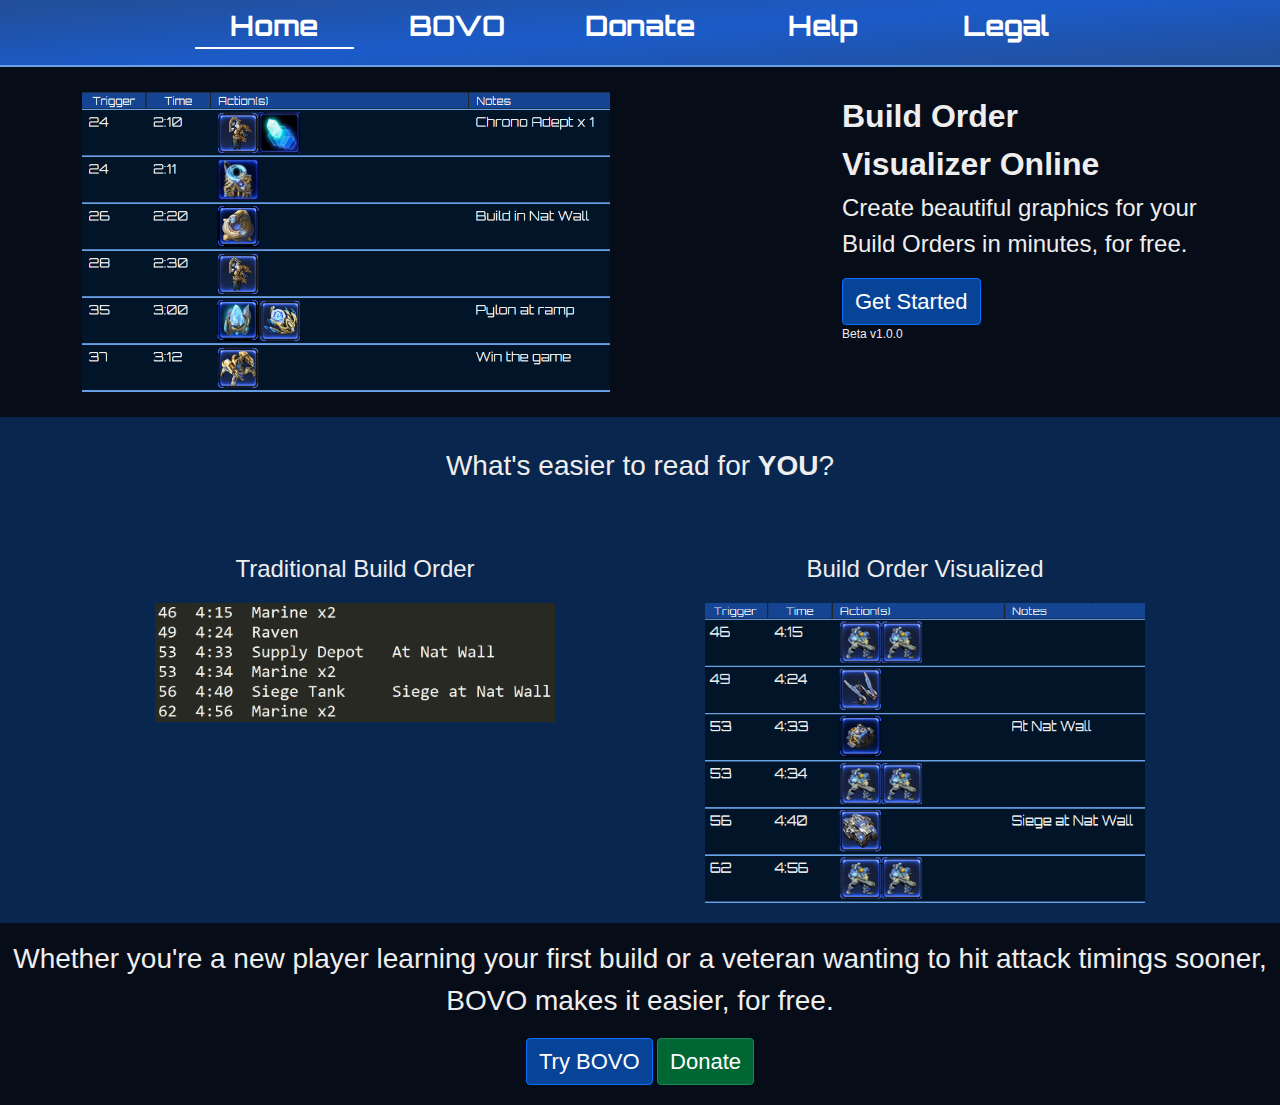
<file: index.html>
<!DOCTYPE html>
<html lang="en">
<meta charset="UTF-8">
<title>Build Order Visualizer</title>
<meta name="viewport" content="width=device-width,initial-scale=1">
<script src="https://cdn.jsdelivr.net/npm/bootstrap@5.0.1/dist/js/bootstrap.min.js" integrity="undefined" crossorigin="anonymous"></script>
<link rel="stylesheet" href="https://cdn.jsdelivr.net/npm/bootstrap@5.0.1/dist/css/bootstrap.min.css" integrity="undefined" crossorigin="anonymous">
<link rel="stylesheet" href="./css/menu.css">
<link rel="stylesheet" href="./css/index.css">
<link rel="preconnect" href="https://fonts.googleapis.com">
<link rel="preconnect" href="https://fonts.gstatic.com" crossorigin>
<link href="https://fonts.googleapis.com/css2?family=Orbitron:wght@400;600&display=swap" rel="stylesheet">
<!-- Menu -->
<div class="container-fluid">
    <div class="row" id="menu_bar">
        <div class="col">&nbsp</div>
        <div class="col"><p class="menu_item" id="active_menu_item"><a href="./index.html">Home</a></p></div>
        <div class="col"><p class="menu_item"><a href="./bovo.html">BOVO</a></p></div>
        <div class="col"><p class="menu_item"><a href="./donate.html">Donate</a></p></div>
        <div class="col"><p class="menu_item"><a href="./help.html">Help</a></p></div>
        <div class="col"><p class="menu_item"><a href="./legal.html">Legal</a></p></div>
        <div class="col">&nbsp</div>
    </div>
</div>

<!-- Hero -->
<div class="container" id="hero">
    <div class="row">    
        <div class="col-12 col-sm-12 col-md-12 col-lg-8 col-xl-8">
            <img id="hero_image" src="./imgs/protoss_bov_example.png">
        </div>
        <div class="col-12 col-sm-12 col-md-12 col-lg-4 col-xl-4" id="hero_text_container">
            <p id="hero_title">Build Order<br>Visualizer Online</p>
            <p id="hero_text">
                Create beautiful graphics for your Build Orders in minutes, for free.
            </p>
            <button id="cta" class="btn btn-primary" onclick="location.href = './bovo.html';">Get Started</button>
            <p id="hero_version">Beta v1.0.0</p>
        </div>
        
    </div>
</div>

<div id="question">
    <center>
        <p id="question_text">What's easier to read for <b>YOU</b>?</p>
    </center>
</div>

<div style="width: 100%; background-color: rgb(9, 38, 78);">
    <div class="container" id="proof">
        <div class="row">
            <div class="col">
                <center><p>Traditional Build Order</p></center>
                <center><img id="traditional_bo" src="./imgs/traditional_build_order.PNG"></center>
            </div>
            <div class="col">
                <center><p>Build Order Visualized</p></center>
                <center><img id="bovo_bo" src="./imgs/terran_bov_example.png"></center>
            </div>
        </div>
    </div>
</div>

<div id="claim">
    <center>
        <p id="claim_text">Whether you're a new player learning your first build or a veteran wanting to hit attack timings sooner,<br>BOVO makes it easier, for free.</p>
    </center>
    <center>
        <div style="margin-bottom: 20px;">
            <button id="cta2" class="btn btn-primary" onclick="location.href = './bovo.html';">Try BOVO</button>
            <button id="cta3" class="btn btn-success" onclick="location.href = './donate.html';">Donate</button>
        </div>
    </center>
</div>
</file>
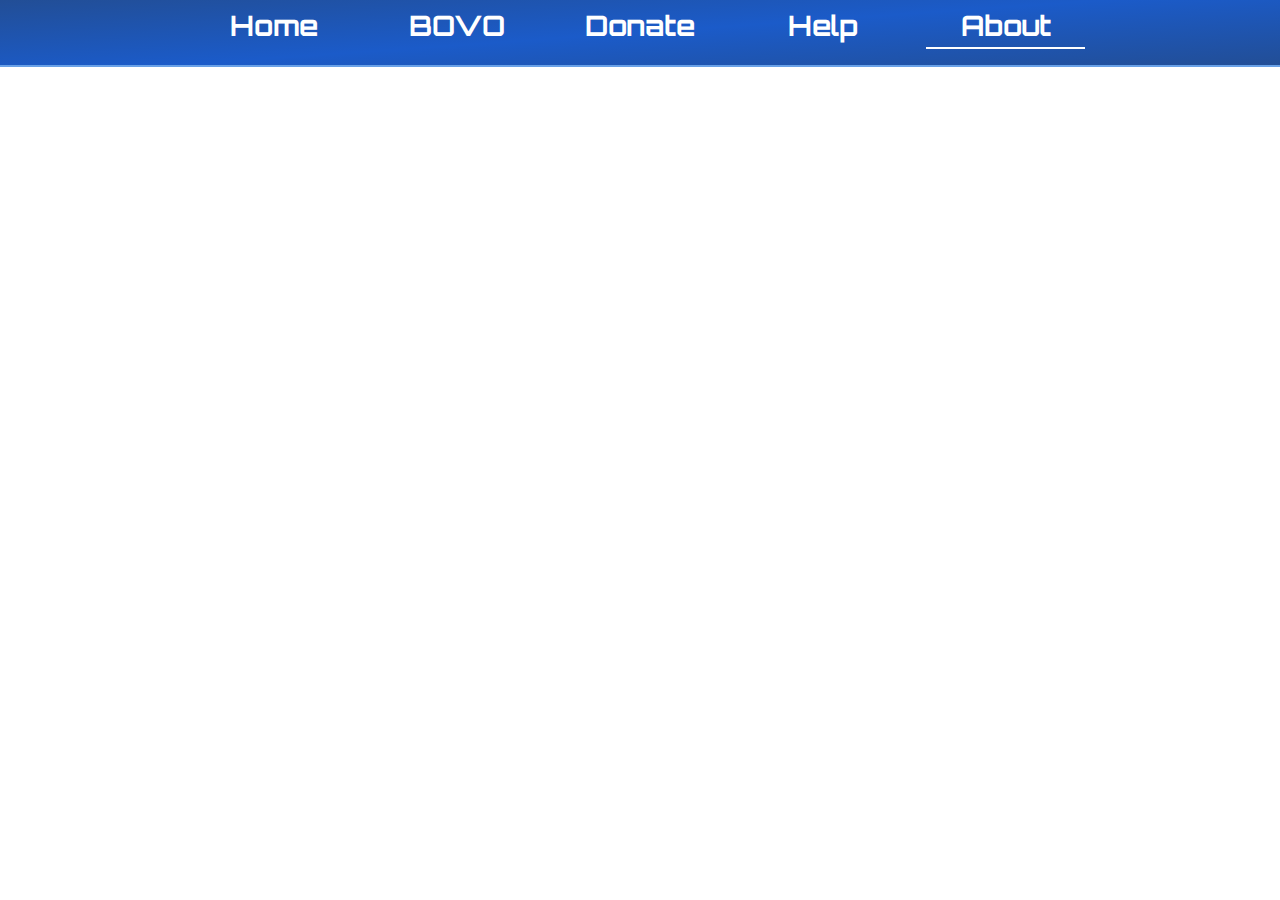
<file: about.html>
<!DOCTYPE html>
<html lang="en">
<meta charset="UTF-8">
<title>About BOVO</title>
<meta name="viewport" content="width=device-width,initial-scale=1">
<script src="https://cdn.jsdelivr.net/npm/bootstrap@5.0.1/dist/js/bootstrap.min.js" integrity="undefined" crossorigin="anonymous"></script>
<link rel="stylesheet" href="https://cdn.jsdelivr.net/npm/bootstrap@5.0.1/dist/css/bootstrap.min.css" integrity="undefined" crossorigin="anonymous">
<link rel="stylesheet" href="./css/menu.css">
<link rel="preconnect" href="https://fonts.googleapis.com">
<link rel="preconnect" href="https://fonts.gstatic.com" crossorigin>
<link href="https://fonts.googleapis.com/css2?family=Orbitron:wght@400;600&display=swap" rel="stylesheet">
<!-- Menu -->
<div class="container-fluid">
    <div class="row" id="menu_bar">
        <div class="col">&nbsp</div>
        <div class="col"><p class="menu_item"><a href="./index.html">Home</a></p></div>
        <div class="col"><p class="menu_item"><a href="./bovo.html">BOVO</a></p></div>
        <div class="col"><p class="menu_item"><a href="./donate.html">Donate</a></p></div>
        <div class="col"><p class="menu_item"><a href="./help.html">Help</a></p></div>
        <div class="col"><p class="menu_item" id="active_menu_item"><a href="./about.html">About</a></p></div>
        <div class="col">&nbsp</div>
    </div>
</div>
</file>
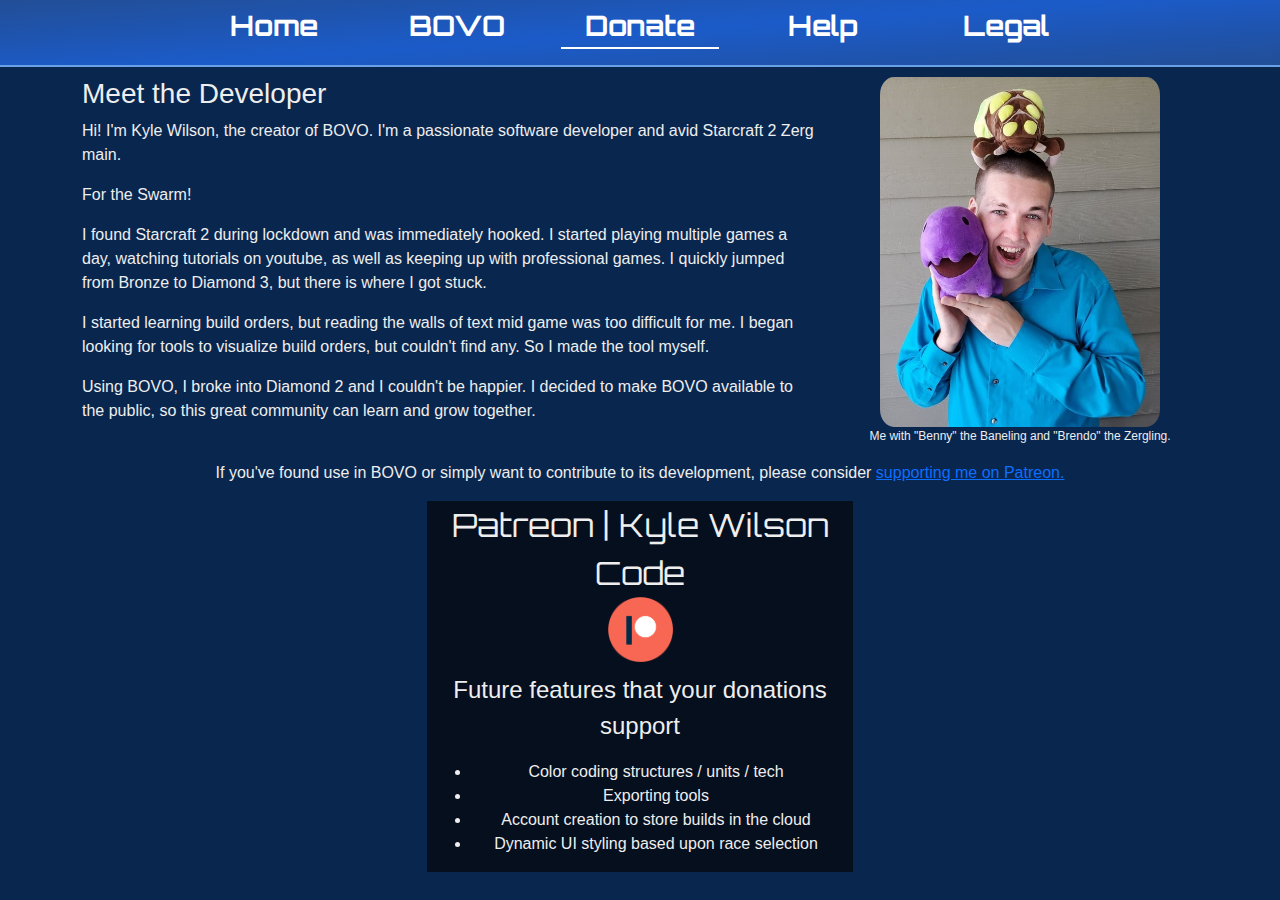
<file: donate.html>
<!DOCTYPE html>
<head>
<html lang="en">
<meta charset="UTF-8">
<title>Support BOVO</title>
<meta name="viewport" content="width=device-width,initial-scale=1">
<script src="https://cdn.jsdelivr.net/npm/bootstrap@5.0.1/dist/js/bootstrap.min.js" integrity="undefined" crossorigin="anonymous"></script>
<link rel="stylesheet" href="https://cdn.jsdelivr.net/npm/bootstrap@5.0.1/dist/css/bootstrap.min.css" integrity="undefined" crossorigin="anonymous">
<link rel="stylesheet" href="./css/menu.css">
<link rel="preconnect" href="https://fonts.googleapis.com">
<link rel="preconnect" href="https://fonts.gstatic.com" crossorigin>
<link href="https://fonts.googleapis.com/css2?family=Orbitron:wght@400;600&display=swap" rel="stylesheet">
<style>
    body {
        background-color: rgb(9, 38, 78);
        color: #eee;
        font-family: 'Trebuchet MS', 'Arial', 'Helvetica', sans-serif;
    }
</style>

</head>
<body>
<!-- Menu -->
<div class="container-fluid">
    <div class="row" id="menu_bar">
        <div class="col">&nbsp</div>
        <div class="col"><p class="menu_item"><a href="./index.html">Home</a></p></div>
        <div class="col"><p class="menu_item"><a href="./bovo.html">BOVO</a></p></div>
        <div class="col"><p class="menu_item" id="active_menu_item"><a href="./donate.html">Donate</a></p></div>
        <div class="col"><p class="menu_item"><a href="./help.html">Help</a></p></div>
        <div class="col"><p class="menu_item"><a href="./legal.html">Legal</a></p></div>
        <div class="col">&nbsp</div>
    </div>
</div>


<div class="container" id="hero">
    <div class="row">    
        <div class="col-12 col-sm-12 col-md-12 col-lg-8 col-xl-8">
            <h3>Meet the Developer</h3>
            <p>Hi! I'm Kyle Wilson, the creator of BOVO. I'm a passionate software developer and avid Starcraft 2 Zerg main.</p>
            <p>For the Swarm!</p>
            <p>I found Starcraft 2 during lockdown and was immediately hooked. I started playing multiple games a day, watching tutorials on youtube, as well as keeping up with professional games. I quickly jumped from Bronze to Diamond 3, but there is where I got stuck. </p>
            <p>I started learning build orders, but reading the walls of text mid game was too difficult for me. I began looking for tools to visualize build orders, but couldn't find any. So I made the tool myself. </p> 
            <p>Using BOVO, I broke into Diamond 2 and I couldn't be happier. I decided to make BOVO available to the public, so this great community can learn and grow together. </p>
        </div>
        <div class="col-12 col-sm-12 col-md-12 col-lg-4 col-xl-4" id="hero_text_container">
            <img src="./imgs/donate_hero.jpg" style="max-height: 350px; border-radius: 5%; display: block; margin-left: auto; margin-right: auto;">
            <p style="font-size:12px; text-align: center;">Me with "Benny" the Baneling and "Brendo" the Zergling.</p>
        </div>
        
    </div>
</div>


   
<div>   
    <p style="text-align: center;">If you've found use in BOVO or simply want to contribute to its development, please consider <a href="http://patreon.com/kylewilsoncode">supporting me on Patreon.</a></p>
    <div class="container-fluid" style="margin-bottom: 15px;">
        <div class="row">
            <div class="col">&nbsp;</div>
            <div class="col" style="background-color: rgb(5,15,30)">
                <p style="text-align: center; font-size:32px; font-family: 'Orbitron', sans-serif; margin-bottom: 0px;">Patreon | Kyle Wilson Code</p>
                <img src="./imgs/patreon_logo.png" style="height:65px; width:65px; display:block; margin-left: auto; margin-right:auto; margin-bottom: 10px;" onclick="location.href = 'http://patreon.com/kylewilsoncode';">
                <p style="text-align:center; font-size:24px;">Future features that your donations support</p>
                <ul style="text-align:center;">
                    <li>Color coding structures / units / tech</li>
                    <li>Exporting tools</li>
                    <li>Account creation to store builds in the cloud</li>
                    <li>Dynamic UI styling based upon race selection</li>
                </ul>
            </div>
            <div class="col">&nbsp;</div>
        </div>
    </div>
    
  
    
</div>
</body>
</file>
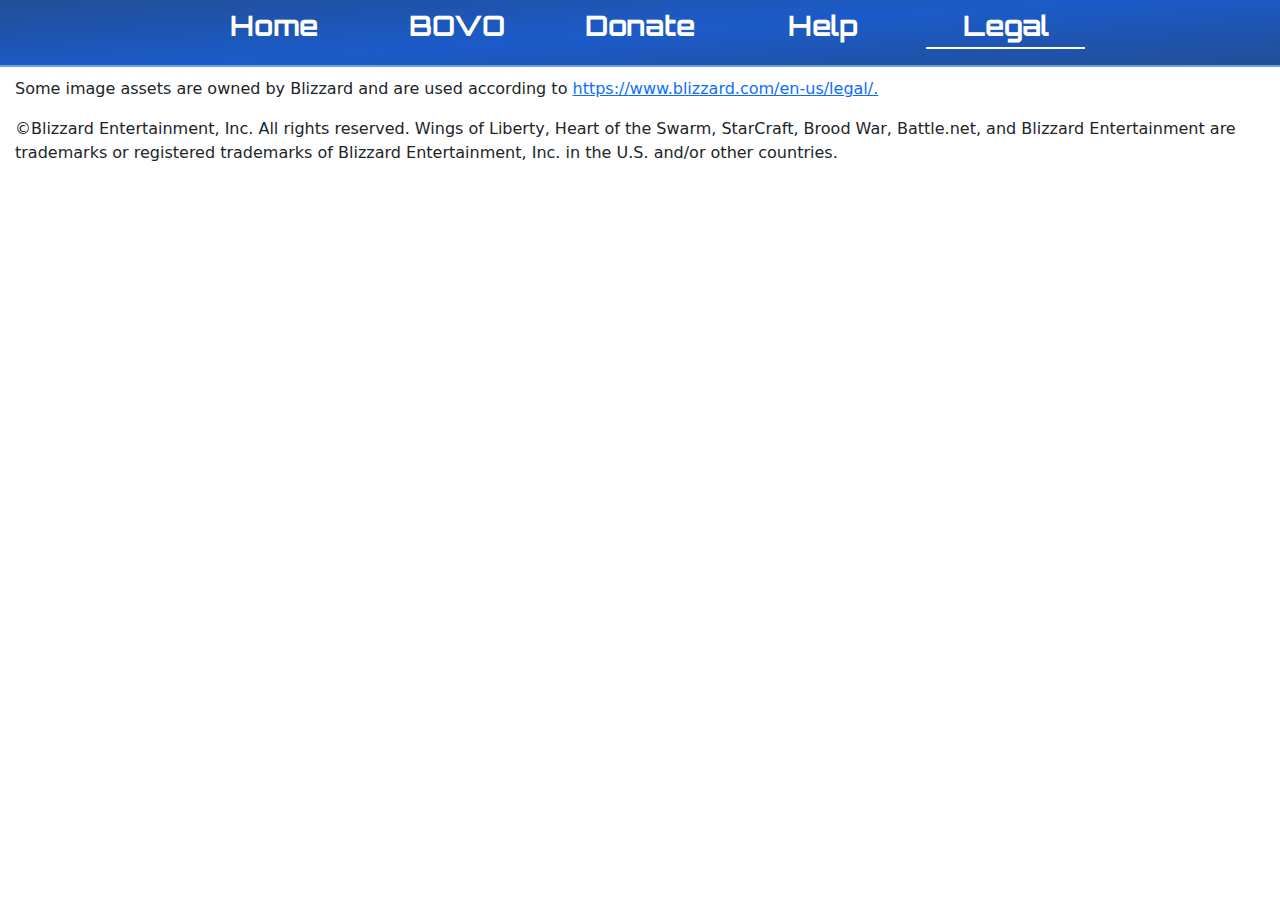
<file: legal.html>
<!DOCTYPE html>
<html lang="en">
<head>
<meta charset="UTF-8">
<title>About BOVO</title>
<meta name="viewport" content="width=device-width,initial-scale=1">
<script src="https://cdn.jsdelivr.net/npm/bootstrap@5.0.1/dist/js/bootstrap.min.js" integrity="undefined" crossorigin="anonymous"></script>
<link rel="stylesheet" href="https://cdn.jsdelivr.net/npm/bootstrap@5.0.1/dist/css/bootstrap.min.css" integrity="undefined" crossorigin="anonymous">
<link rel="stylesheet" href="./css/menu.css">
<link rel="preconnect" href="https://fonts.googleapis.com">
<link rel="preconnect" href="https://fonts.gstatic.com" crossorigin>
<link href="https://fonts.googleapis.com/css2?family=Orbitron:wght@400;600&display=swap" rel="stylesheet">
</head>
<body>
<!-- Menu -->
<div class="container-fluid">
    <div class="row" id="menu_bar">
        <div class="col">&nbsp</div>
        <div class="col"><p class="menu_item"><a href="./index.html">Home</a></p></div>
        <div class="col"><p class="menu_item"><a href="./bovo.html">BOVO</a></p></div>
        <div class="col"><p class="menu_item"><a href="./donate.html">Donate</a></p></div>
        <div class="col"><p class="menu_item"><a href="./help.html">Help</a></p></div>
        <div class="col"><p class="menu_item" id="active_menu_item"><a href="./legal.html">Legal</a></p></div>
        <div class="col">&nbsp</div>
    </div>
</div>

<div style="padding-left: 15px; padding-right: 15px;">
    <p>Some image assets are owned by Blizzard and are used according to <a href="https://www.blizzard.com/en-us/legal/">https://www.blizzard.com/en-us/legal/.</a></p>

    <p>©Blizzard Entertainment, Inc. All rights reserved. Wings of Liberty, Heart of the Swarm, StarCraft, Brood War, Battle.net, and Blizzard Entertainment are trademarks or registered trademarks of Blizzard Entertainment, Inc. in the U.S. and/or other countries.</p>
</div>
</body>
</file>
<file: css/menu.css>
#menu_bar {
    padding-top: 5px;
    background: rgb(34,78,150);
    background: linear-gradient(356deg, rgba(34,78,150,1) 0%, rgba(27,91,201,1) 50%, rgba(34,78,150,1) 100%); 
    margin-bottom: 10px;
    border-bottom: 2px #69a1e7 solid;
}

.menu_item {
    text-align:center;
    font-size:28px;
    font-weight:700;
    font-family: 'Orbitron', sans-serif;
}

.menu_item a {
    color:#fff;
    text-decoration: none;
}

#active_menu_item {
    border-bottom: 2px solid white;
}
</file>
<file: css/index.css>
body {
    background-color: #060c18;
    color: #eee;
    /*font-family: 'Orbitron', sans-serif;*/
    font-family: 'Trebuchet MS', 'Arial', 'Helvetica', sans-serif;
}

#hero {
    margin-top: 25px;
    margin-bottom: 25px;
}

#hero_image {
    height: auto; 
    width: auto; 
    max-width: 600px; 
    max-height: 300px;
}

#hero_version {
    font-size: 12px;
}

#hero_title {
    font-weight: 700;
    font-size: 32px;
    margin-bottom: 2px;
}

#hero_text {
    font-size: 24px;
}

#hero_text_container {
    max-height: 300px;
}

#question, #proof {
    width: 100%;
    background-color: rgb(9, 38, 78);
    padding-top: 28px;
    padding-bottom: 20px;
}

#question p {
    font-size: 28px;
}

#proof p {
    font-size: 24px;
}

#traditional_bo {
    max-width: 400px;
    height: auto;
}

#bovo_bo {
    max-height: 300px;
    width: auto;
}

#claim_text {
    font-size: 28px;
    padding-top: 15px;
}

.btn-primary {
    background-color: rgb(7, 68, 151);
    border-radius: 4px;
    font-size: 22px;
}

.btn-success {
    background-color: #006734;
    border-radius: 4px;
    font-size: 22px;
}
</file>
